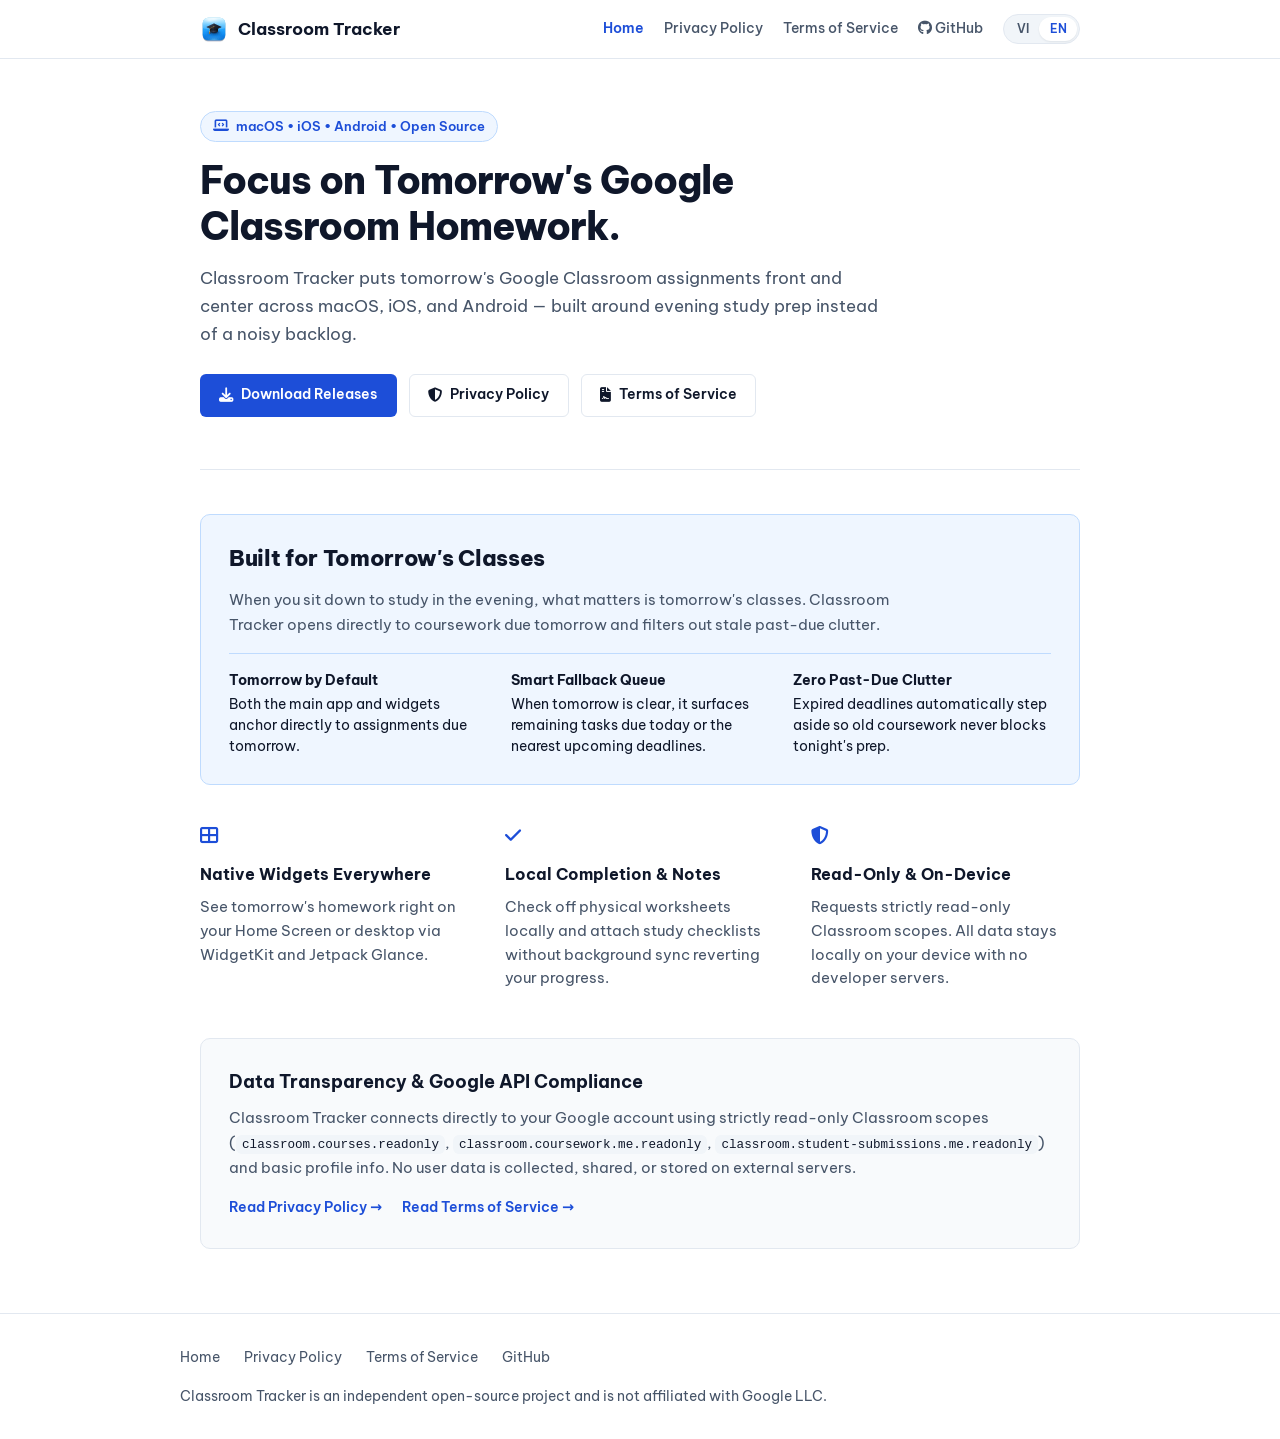
<file: docs/index.html>
<!DOCTYPE html>
<html lang="en"
      data-title-vi="Classroom Tracker - Báo bài Google Classroom cho ngày mai"
      data-title-en="Classroom Tracker - Google Classroom Homework Prep"
      data-desc-vi="Ứng dụng mã nguồn mở đưa bài tập Google Classroom cần chuẩn bị cho ngày mai lên màn hình chính trên macOS, iOS và Android."
      data-desc-en="Open-source companion app that puts tomorrow's Google Classroom homework front and center on macOS, iOS, and Android.">
<head>
  <meta charset="UTF-8">
  <meta name="viewport" content="width=device-width, initial-scale=1.0">
  <title>Classroom Tracker - Google Classroom Homework Prep</title>
  <meta name="description" content="Open-source companion app that puts tomorrow's Google Classroom homework front and center on macOS, iOS, and Android.">
  <link rel="icon" type="image/svg+xml" href="app-icon.svg">
  <link rel="preconnect" href="https://fonts.googleapis.com">
  <link rel="preconnect" href="https://fonts.gstatic.com" crossorigin>
  <link href="https://fonts.googleapis.com/css2?family=Be+Vietnam+Pro:wght@400;500;600;700;800&display=swap" rel="stylesheet">
  <link rel="stylesheet" href="https://cdnjs.cloudflare.com/ajax/libs/font-awesome/6.5.1/css/all.min.css">
  <link rel="stylesheet" href="style.css">
  <script>
    (function () {
      try {
        var q = new URLSearchParams(window.location.search).get('lang');
        var l = (q === 'vi' || q === 'en') ? q : (localStorage.getItem('ct_lang') || ((navigator.language || '').toLowerCase().indexOf('vi') === 0 ? 'vi' : 'en'));
        document.documentElement.classList.add('lang-' + l);
        document.documentElement.lang = l;
      } catch (_) {}
    })();
  </script>
</head>
<body>
  <header class="site-header">
    <div class="header-inner">
      <a href="index.html" class="brand">
        <img src="app-icon.svg" alt="Classroom Tracker" class="brand-icon">
        <span>Classroom Tracker</span>
      </a>
      <div class="header-actions">
        <nav class="nav-links" aria-label="Main navigation">
          <a href="index.html" class="nav-link is-active" aria-current="page">
            <span data-lang="vi">Trang chủ</span>
            <span data-lang="en">Home</span>
          </a>
          <a href="privacy.html" class="nav-link">
            <span data-lang="vi">Quyền riêng tư</span>
            <span data-lang="en">Privacy Policy</span>
          </a>
          <a href="terms.html" class="nav-link">
            <span data-lang="vi">Điều khoản</span>
            <span data-lang="en">Terms of Service</span>
          </a>
          <a href="https://github.com/tahoangphuc111/Classroom-Tracker" class="nav-link" target="_blank" rel="noopener">
            <i class="fa-brands fa-github" aria-hidden="true"></i> GitHub
          </a>
        </nav>
        <div class="lang-switcher" role="group" aria-label="Language switcher">
          <button type="button" class="lang-btn" data-set-lang="vi" aria-pressed="false">VI</button>
          <button type="button" class="lang-btn" data-set-lang="en" aria-pressed="true">EN</button>
        </div>
      </div>
    </div>
  </header>

  <main class="page-wrapper">
    <section class="hero">
      <div class="hero-badge">
        <i class="fa-solid fa-laptop-code" aria-hidden="true"></i>
        <span data-lang="vi">macOS • iOS • Android • Mã nguồn mở</span>
        <span data-lang="en">macOS • iOS • Android • Open Source</span>
      </div>

      <h1 class="hero-title" data-lang="vi">Soạn báo bài cho ngày mai, không còn bỏ sót hạn nộp.</h1>
      <h1 class="hero-title" data-lang="en">Focus on Tomorrow's Google Classroom Homework.</h1>

      <p class="hero-lead" data-lang="vi">
        Classroom Tracker đưa đúng những bài tập cần chuẩn bị cho ngày mai lên đầu danh sách và màn hình chính trên macOS, iOS và Android — thay cho một danh sách dài đầy bài cũ.
      </p>
      <p class="hero-lead" data-lang="en">
        Classroom Tracker puts tomorrow's Google Classroom assignments front and center across macOS, iOS, and Android — built around evening study prep instead of a noisy backlog.
      </p>

      <div class="hero-buttons">
        <a href="https://github.com/tahoangphuc111/Classroom-Tracker/releases" class="btn btn-primary" target="_blank" rel="noopener">
          <i class="fa-solid fa-download" aria-hidden="true"></i>
          <span data-lang="vi">Tải bản cài đặt</span>
          <span data-lang="en">Download Releases</span>
        </a>
        <a href="privacy.html" class="btn btn-secondary">
          <i class="fa-solid fa-shield-halved" aria-hidden="true"></i>
          <span data-lang="vi">Chính sách bảo mật</span>
          <span data-lang="en">Privacy Policy</span>
        </a>
        <a href="terms.html" class="btn btn-secondary">
          <i class="fa-solid fa-file-contract" aria-hidden="true"></i>
          <span data-lang="vi">Điều khoản dịch vụ</span>
          <span data-lang="en">Terms of Service</span>
        </a>
      </div>
    </section>

    <section id="features" class="feature-section">
      <article class="spotlight-card">
        <h2 class="spotlight-title" data-lang="vi">Báo bài Ngày mai</h2>
        <h2 class="spotlight-title" data-lang="en">Built for Tomorrow's Classes</h2>

        <p class="spotlight-desc" data-lang="vi">
          Buổi tối mở app là để soạn bài cho ngày mai. Classroom Tracker mặc định hiển thị ngay các bài có hạn nộp vào ngày mai, tự động bỏ qua các hạn cũ đã trôi qua để danh sách luôn gọn và đúng việc cần làm.
        </p>
        <p class="spotlight-desc" data-lang="en">
          When you sit down to study in the evening, what matters is tomorrow's classes. Classroom Tracker opens directly to coursework due tomorrow and filters out stale past-due clutter.
        </p>

        <ul class="spotlight-points" data-lang="vi">
          <li>
            <strong>Mở lên là thấy Ngày mai</strong>
            Cả ứng dụng chính lẫn widget đều ưu tiên nhóm bài có hạn trong ngày mai.
          </li>
          <li>
            <strong>Chuyển tiếp thông minh</strong>
            Khi ngày mai không có bài, tự động hiện bài còn lại trong hôm nay hoặc hạn gần nhất tiếp theo.
          </li>
          <li>
            <strong>Không kẹt bài quá hạn cũ</strong>
            Bài đã qua hạn được xem như đã khép lại để không che mất bài cần soạn tối nay.
          </li>
        </ul>

        <ul class="spotlight-points" data-lang="en">
          <li>
            <strong>Tomorrow by Default</strong>
            Both the main app and widgets anchor directly to assignments due tomorrow.
          </li>
          <li>
            <strong>Smart Fallback Queue</strong>
            When tomorrow is clear, it surfaces remaining tasks due today or the nearest upcoming deadlines.
          </li>
          <li>
            <strong>Zero Past-Due Clutter</strong>
            Expired deadlines automatically step aside so old coursework never blocks tonight's prep.
          </li>
        </ul>
      </article>

      <div class="feature-grid">
        <div class="feature-item">
          <div class="feature-icon"><i class="fa-solid fa-table-cells-large" aria-hidden="true"></i></div>
          <h3 class="feature-title" data-lang="vi">Widget trên macOS, iOS &amp; Android</h3>
          <h3 class="feature-title" data-lang="en">Native Widgets Everywhere</h3>
          <p class="feature-desc" data-lang="vi">Xem nhanh báo bài ngày mai ngay trên màn hình chính và desktop qua WidgetKit và Jetpack Glance mà không cần mở app.</p>
          <p class="feature-desc" data-lang="en">See tomorrow's homework right on your Home Screen or desktop via WidgetKit and Jetpack Glance.</p>
        </div>

        <div class="feature-item">
          <div class="feature-icon"><i class="fa-solid fa-check" aria-hidden="true"></i></div>
          <h3 class="feature-title" data-lang="vi">Đánh dấu xong &amp; Ghi chú cá nhân</h3>
          <h3 class="feature-title" data-lang="en">Local Completion &amp; Notes</h3>
          <p class="feature-desc" data-lang="vi">Đánh dấu bài làm trên giấy hoặc tạo checklist ghi chú riêng trên máy; đồng bộ nền không ghi đè tiến độ của bạn.</p>
          <p class="feature-desc" data-lang="en">Check off physical worksheets locally and attach study checklists without background sync reverting your progress.</p>
        </div>

        <div class="feature-item">
          <div class="feature-icon"><i class="fa-solid fa-shield-halved" aria-hidden="true"></i></div>
          <h3 class="feature-title" data-lang="vi">Chỉ đọc &amp; Lưu trữ cục bộ</h3>
          <h3 class="feature-title" data-lang="en">Read-Only &amp; On-Device</h3>
          <p class="feature-desc" data-lang="vi">Chỉ dùng quyền đọc từ Google Classroom API. Toàn bộ dữ liệu nằm trên thiết bị, không qua máy chủ trung gian.</p>
          <p class="feature-desc" data-lang="en">Requests strictly read-only Classroom scopes. All data stays locally on your device with no developer servers.</p>
        </div>
      </div>
    </section>

    <section class="trust-section" aria-label="Privacy and Terms Summary">
      <div data-lang="vi">
        <h2>Minh bạch dữ liệu &amp; Quyền riêng tư</h2>
        <p>
          Classroom Tracker kết nối trực tiếp với tài khoản Google của bạn qua các quyền chỉ đọc (<code>classroom.courses.readonly</code>, <code>classroom.coursework.me.readonly</code>, <code>classroom.student-submissions.me.readonly</code>) và hồ sơ cơ bản. Không thu thập, chia sẻ hay lưu dữ liệu học tập trên máy chủ bên ngoài.
        </p>
        <div class="trust-links">
          <a href="privacy.html">Đọc Chính sách Quyền riêng tư →</a>
          <a href="terms.html">Đọc Điều khoản Dịch vụ →</a>
        </div>
      </div>
      <div data-lang="en">
        <h2>Data Transparency &amp; Google API Compliance</h2>
        <p>
          Classroom Tracker connects directly to your Google account using strictly read-only Classroom scopes (<code>classroom.courses.readonly</code>, <code>classroom.coursework.me.readonly</code>, <code>classroom.student-submissions.me.readonly</code>) and basic profile info. No user data is collected, shared, or stored on external servers.
        </p>
        <div class="trust-links">
          <a href="privacy.html">Read Privacy Policy →</a>
          <a href="terms.html">Read Terms of Service →</a>
        </div>
      </div>
    </section>
  </main>

  <footer class="site-footer">
    <div class="footer-inner">
      <nav class="footer-nav" aria-label="Footer navigation">
        <a href="index.html" class="footer-link">
          <span data-lang="vi">Trang chủ</span>
          <span data-lang="en">Home</span>
        </a>
        <a href="privacy.html" class="footer-link">
          <span data-lang="vi">Quyền riêng tư</span>
          <span data-lang="en">Privacy Policy</span>
        </a>
        <a href="terms.html" class="footer-link">
          <span data-lang="vi">Điều khoản dịch vụ</span>
          <span data-lang="en">Terms of Service</span>
        </a>
        <a href="https://github.com/tahoangphuc111/Classroom-Tracker" class="footer-link" target="_blank" rel="noopener">GitHub</a>
      </nav>
      <p class="footer-copy" data-lang="vi">Classroom Tracker là dự án mã nguồn mở độc lập, không trực thuộc Google LLC.</p>
      <p class="footer-copy" data-lang="en">Classroom Tracker is an independent open-source project and is not affiliated with Google LLC.</p>
    </div>
  </footer>

  <script src="lang.js" defer></script>
</body>
</html>
</file>
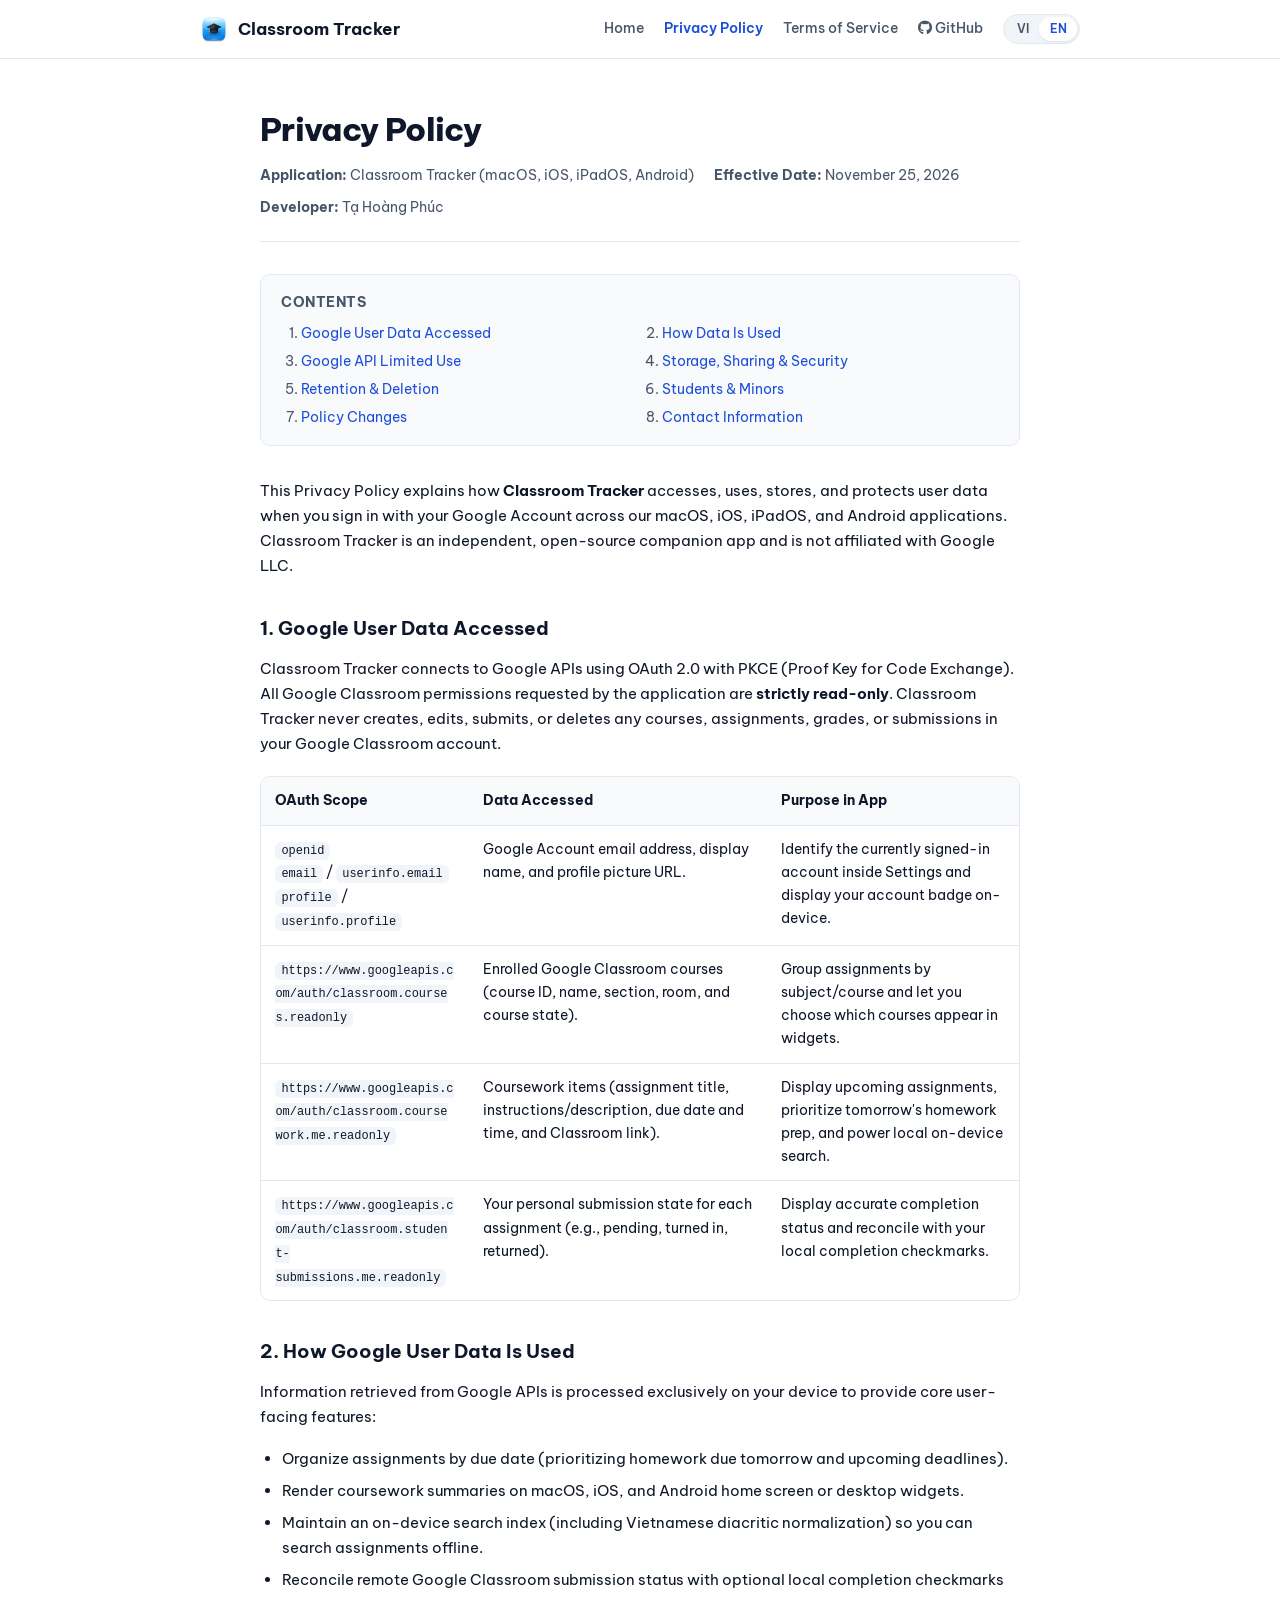
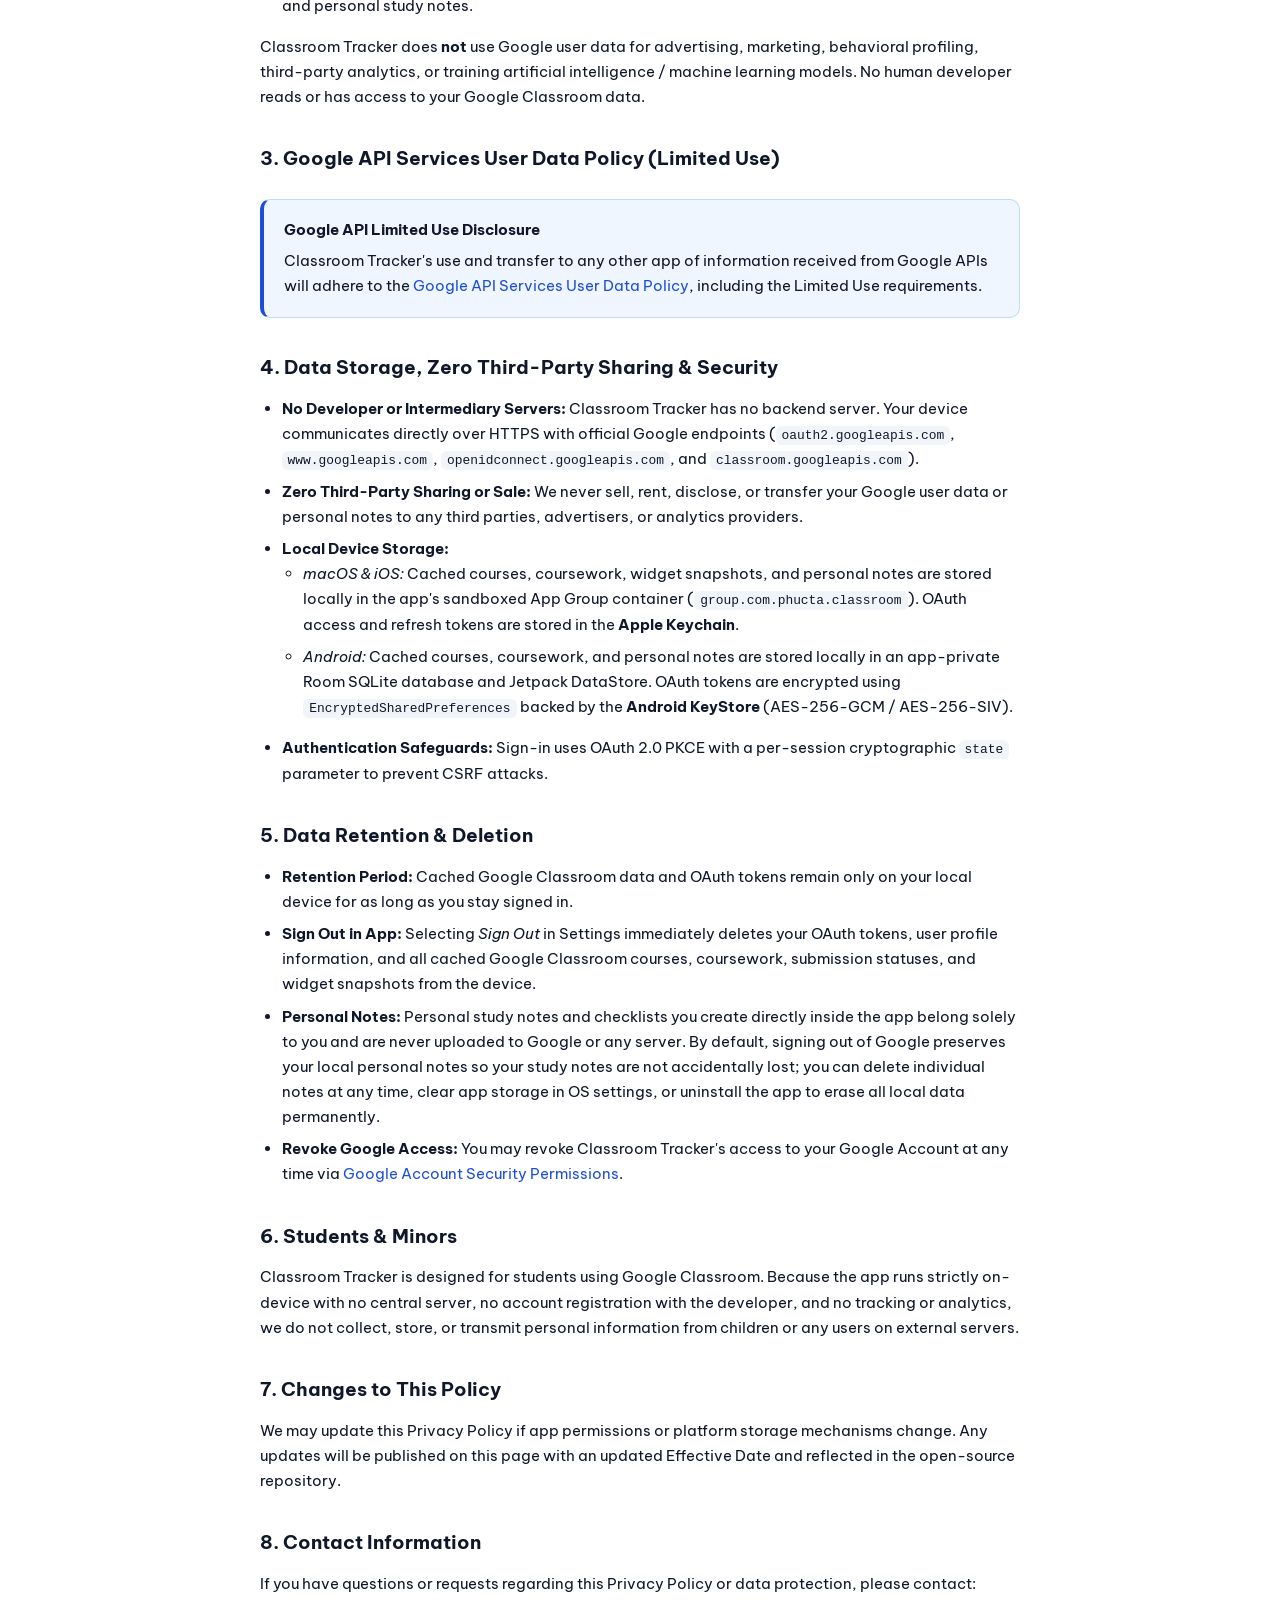
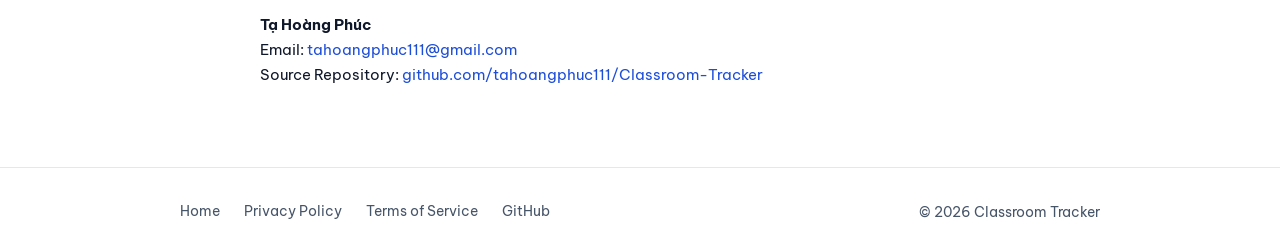
<file: docs/privacy.html>
<!DOCTYPE html>
<html lang="en"
      data-title-vi="Chính sách Quyền riêng tư - Classroom Tracker"
      data-title-en="Privacy Policy - Classroom Tracker"
      data-desc-vi="Chính sách quyền riêng tư, phạm vi truy cập Google API và bảo vệ dữ liệu người dùng của ứng dụng Classroom Tracker."
      data-desc-en="Privacy Policy, Google API data usage, Limited Use disclosure, and local-only data protection for Classroom Tracker.">
<head>
  <meta charset="UTF-8">
  <meta name="viewport" content="width=device-width, initial-scale=1.0">
  <title>Privacy Policy - Classroom Tracker</title>
  <meta name="description" content="Privacy Policy, Google API data usage, Limited Use disclosure, and local-only data protection for Classroom Tracker.">
  <link rel="icon" type="image/svg+xml" href="app-icon.svg">
  <link rel="preconnect" href="https://fonts.googleapis.com">
  <link rel="preconnect" href="https://fonts.gstatic.com" crossorigin>
  <link href="https://fonts.googleapis.com/css2?family=Be+Vietnam+Pro:wght@400;500;600;700;800&display=swap" rel="stylesheet">
  <link rel="stylesheet" href="https://cdnjs.cloudflare.com/ajax/libs/font-awesome/6.5.1/css/all.min.css">
  <link rel="stylesheet" href="style.css">
  <script>
    (function () {
      try {
        var q = new URLSearchParams(window.location.search).get('lang');
        var l = (q === 'vi' || q === 'en') ? q : (localStorage.getItem('ct_lang') || ((navigator.language || '').toLowerCase().indexOf('vi') === 0 ? 'vi' : 'en'));
        document.documentElement.classList.add('lang-' + l);
        document.documentElement.lang = l;
      } catch (_) {}
    })();
  </script>
</head>
<body>
  <header class="site-header">
    <div class="header-inner">
      <a href="index.html" class="brand">
        <img src="app-icon.svg" alt="Classroom Tracker" class="brand-icon">
        <span>Classroom Tracker</span>
      </a>
      <div class="header-actions">
        <nav class="nav-links" aria-label="Main navigation">
          <a href="index.html" class="nav-link">
            <span data-lang="vi">Trang chủ</span>
            <span data-lang="en">Home</span>
          </a>
          <a href="privacy.html" class="nav-link is-active" aria-current="page">
            <span data-lang="vi">Quyền riêng tư</span>
            <span data-lang="en">Privacy Policy</span>
          </a>
          <a href="terms.html" class="nav-link">
            <span data-lang="vi">Điều khoản</span>
            <span data-lang="en">Terms of Service</span>
          </a>
          <a href="https://github.com/tahoangphuc111/Classroom-Tracker" class="nav-link" target="_blank" rel="noopener">
            <i class="fa-brands fa-github" aria-hidden="true"></i> GitHub
          </a>
        </nav>
        <div class="lang-switcher" role="group" aria-label="Language switcher">
          <button type="button" class="lang-btn" data-set-lang="vi" aria-pressed="false">VI</button>
          <button type="button" class="lang-btn" data-set-lang="en" aria-pressed="true">EN</button>
        </div>
      </div>
    </div>
  </header>

  <main class="page-wrapper">
    <!-- ENGLISH VERSION (Primary for Google OAuth Verification & International Users) -->
    <article class="document-shell" data-lang="en">
      <header class="document-header">
        <h1 class="document-title">Privacy Policy</h1>
        <div class="document-meta-row">
          <span><strong>Application:</strong> Classroom Tracker (macOS, iOS, iPadOS, Android)</span>
          <span><strong>Effective Date:</strong> November 25, 2026</span>
          <span><strong>Developer:</strong> Tạ Hoàng Phúc</span>
        </div>
      </header>

      <nav class="doc-toc" aria-label="Table of Contents">
        <div class="doc-toc-title">Contents</div>
        <ol>
          <li><a href="#en-data-accessed">Google User Data Accessed</a></li>
          <li><a href="#en-data-usage">How Data Is Used</a></li>
          <li><a href="#en-limited-use">Google API Limited Use</a></li>
          <li><a href="#en-storage-security">Storage, Sharing &amp; Security</a></li>
          <li><a href="#en-retention-deletion">Retention &amp; Deletion</a></li>
          <li><a href="#en-children">Students &amp; Minors</a></li>
          <li><a href="#en-changes">Policy Changes</a></li>
          <li><a href="#en-contact">Contact Information</a></li>
        </ol>
      </nav>

      <div class="document-body">
        <p>
          This Privacy Policy explains how <strong>Classroom Tracker</strong> accesses, uses, stores, and protects user data when you sign in with your Google Account across our macOS, iOS, iPadOS, and Android applications. Classroom Tracker is an independent, open-source companion app and is not affiliated with Google LLC.
        </p>

        <h2 id="en-data-accessed">1. Google User Data Accessed</h2>
        <p>
          Classroom Tracker connects to Google APIs using OAuth 2.0 with PKCE (Proof Key for Code Exchange). All Google Classroom permissions requested by the application are <strong>strictly read-only</strong>. Classroom Tracker never creates, edits, submits, or deletes any courses, assignments, grades, or submissions in your Google Classroom account.
        </p>

        <div class="table-scroll">
          <table class="scope-table">
            <thead>
              <tr>
                <th>OAuth Scope</th>
                <th>Data Accessed</th>
                <th>Purpose in App</th>
              </tr>
            </thead>
            <tbody>
              <tr>
                <td>
                  <code>openid</code><br>
                  <code>email</code> / <code>userinfo.email</code><br>
                  <code>profile</code> / <code>userinfo.profile</code>
                </td>
                <td>Google Account email address, display name, and profile picture URL.</td>
                <td>Identify the currently signed-in account inside Settings and display your account badge on-device.</td>
              </tr>
              <tr>
                <td><code>https://www.googleapis.com/auth/classroom.courses.readonly</code></td>
                <td>Enrolled Google Classroom courses (course ID, name, section, room, and course state).</td>
                <td>Group assignments by subject/course and let you choose which courses appear in widgets.</td>
              </tr>
              <tr>
                <td><code>https://www.googleapis.com/auth/classroom.coursework.me.readonly</code></td>
                <td>Coursework items (assignment title, instructions/description, due date and time, and Classroom link).</td>
                <td>Display upcoming assignments, prioritize tomorrow's homework prep, and power local on-device search.</td>
              </tr>
              <tr>
                <td><code>https://www.googleapis.com/auth/classroom.student-submissions.me.readonly</code></td>
                <td>Your personal submission state for each assignment (e.g., pending, turned in, returned).</td>
                <td>Display accurate completion status and reconcile with your local completion checkmarks.</td>
              </tr>
            </tbody>
          </table>
        </div>

        <h2 id="en-data-usage">2. How Google User Data Is Used</h2>
        <p>Information retrieved from Google APIs is processed exclusively on your device to provide core user-facing features:</p>
        <ul>
          <li>Organize assignments by due date (prioritizing homework due tomorrow and upcoming deadlines).</li>
          <li>Render coursework summaries on macOS, iOS, and Android home screen or desktop widgets.</li>
          <li>Maintain an on-device search index (including Vietnamese diacritic normalization) so you can search assignments offline.</li>
          <li>Reconcile remote Google Classroom submission status with optional local completion checkmarks and personal study notes.</li>
        </ul>
        <p>
          Classroom Tracker does <strong>not</strong> use Google user data for advertising, marketing, behavioral profiling, third-party analytics, or training artificial intelligence / machine learning models. No human developer reads or has access to your Google Classroom data.
        </p>

        <h2 id="en-limited-use">3. Google API Services User Data Policy (Limited Use)</h2>
        <div class="notice-callout">
          <strong>Google API Limited Use Disclosure</strong>
          <p>
            Classroom Tracker's use and transfer to any other app of information received from Google APIs will adhere to the <a href="https://developers.google.com/terms/api-services-user-data-policy" target="_blank" rel="noopener">Google API Services User Data Policy</a>, including the Limited Use requirements.
          </p>
        </div>

        <h2 id="en-storage-security">4. Data Storage, Zero Third-Party Sharing &amp; Security</h2>
        <ul>
          <li><strong>No Developer or Intermediary Servers:</strong> Classroom Tracker has no backend server. Your device communicates directly over HTTPS with official Google endpoints (<code>oauth2.googleapis.com</code>, <code>www.googleapis.com</code>, <code>openidconnect.googleapis.com</code>, and <code>classroom.googleapis.com</code>).</li>
          <li><strong>Zero Third-Party Sharing or Sale:</strong> We never sell, rent, disclose, or transfer your Google user data or personal notes to any third parties, advertisers, or analytics providers.</li>
          <li><strong>Local Device Storage:</strong>
            <ul>
              <li><em>macOS &amp; iOS:</em> Cached courses, coursework, widget snapshots, and personal notes are stored locally in the app's sandboxed App Group container (<code>group.com.phucta.classroom</code>). OAuth access and refresh tokens are stored in the <strong>Apple Keychain</strong>.</li>
              <li><em>Android:</em> Cached courses, coursework, and personal notes are stored locally in an app-private Room SQLite database and Jetpack DataStore. OAuth tokens are encrypted using <code>EncryptedSharedPreferences</code> backed by the <strong>Android KeyStore</strong> (AES-256-GCM / AES-256-SIV).</li>
            </ul>
          </li>
          <li><strong>Authentication Safeguards:</strong> Sign-in uses OAuth 2.0 PKCE with a per-session cryptographic <code>state</code> parameter to prevent CSRF attacks.</li>
        </ul>

        <h2 id="en-retention-deletion">5. Data Retention &amp; Deletion</h2>
        <ul>
          <li><strong>Retention Period:</strong> Cached Google Classroom data and OAuth tokens remain only on your local device for as long as you stay signed in.</li>
          <li><strong>Sign Out in App:</strong> Selecting <em>Sign Out</em> in Settings immediately deletes your OAuth tokens, user profile information, and all cached Google Classroom courses, coursework, submission statuses, and widget snapshots from the device.</li>
          <li><strong>Personal Notes:</strong> Personal study notes and checklists you create directly inside the app belong solely to you and are never uploaded to Google or any server. By default, signing out of Google preserves your local personal notes so your study notes are not accidentally lost; you can delete individual notes at any time, clear app storage in OS settings, or uninstall the app to erase all local data permanently.</li>
          <li><strong>Revoke Google Access:</strong> You may revoke Classroom Tracker's access to your Google Account at any time via <a href="https://myaccount.google.com/permissions" target="_blank" rel="noopener">Google Account Security Permissions</a>.</li>
        </ul>

        <h2 id="en-children">6. Students &amp; Minors</h2>
        <p>
          Classroom Tracker is designed for students using Google Classroom. Because the app runs strictly on-device with no central server, no account registration with the developer, and no tracking or analytics, we do not collect, store, or transmit personal information from children or any users on external servers.
        </p>

        <h2 id="en-changes">7. Changes to This Policy</h2>
        <p>
          We may update this Privacy Policy if app permissions or platform storage mechanisms change. Any updates will be published on this page with an updated Effective Date and reflected in the open-source repository.
        </p>

        <h2 id="en-contact">8. Contact Information</h2>
        <p>If you have questions or requests regarding this Privacy Policy or data protection, please contact:</p>
        <p>
          <strong>Tạ Hoàng Phúc</strong><br>
          Email: <a href="mailto:tahoangphuc111@gmail.com">tahoangphuc111@gmail.com</a><br>
          Source Repository: <a href="https://github.com/tahoangphuc111/Classroom-Tracker" target="_blank" rel="noopener">github.com/tahoangphuc111/Classroom-Tracker</a>
        </p>
      </div>
    </article>

    <hr class="bilingual-divider" aria-hidden="true">

    <!-- VIETNAMESE VERSION -->
    <article class="document-shell" data-lang="vi">
      <header class="document-header">
        <h1 class="document-title">Chính sách Quyền riêng tư</h1>
        <div class="document-meta-row">
          <span><strong>Ứng dụng:</strong> Classroom Tracker (macOS, iOS, iPadOS, Android)</span>
          <span><strong>Ngày áp dụng:</strong> 25 tháng 11, 2026</span>
          <span><strong>Nhà phát triển:</strong> Tạ Hoàng Phúc</span>
        </div>
      </header>

      <nav class="doc-toc" aria-label="Mục lục">
        <div class="doc-toc-title">Mục lục</div>
        <ol>
          <li><a href="#vi-data-accessed">Dữ liệu Google được truy cập</a></li>
          <li><a href="#vi-data-usage">Mục đích sử dụng dữ liệu</a></li>
          <li><a href="#vi-limited-use">Cam kết Google API Limited Use</a></li>
          <li><a href="#vi-storage-security">Lưu trữ, chia sẻ &amp; bảo mật</a></li>
          <li><a href="#vi-retention-deletion">Thời gian lưu &amp; xóa dữ liệu</a></li>
          <li><a href="#vi-children">Quyền riêng tư học sinh</a></li>
          <li><a href="#vi-changes">Thay đổi chính sách</a></li>
          <li><a href="#vi-contact">Thông tin liên hệ</a></li>
        </ol>
      </nav>

      <div class="document-body">
        <p>
          Chính sách Quyền riêng tư này giải thích cách ứng dụng <strong>Classroom Tracker</strong> truy cập, sử dụng, lưu trữ và bảo vệ dữ liệu khi bạn đăng nhập bằng tài khoản Google trên các phiên bản macOS, iOS, iPadOS và Android. Classroom Tracker là dự án mã nguồn mở độc lập, không trực thuộc Google LLC.
        </p>

        <h2 id="vi-data-accessed">1. Dữ liệu Google ứng dụng truy cập</h2>
        <p>
          Classroom Tracker kết nối với Google APIs thông qua giao thức OAuth 2.0 PKCE. Toàn bộ quyền liên quan đến Google Classroom đều là <strong>quyền chỉ đọc (read-only)</strong>. Ứng dụng không bao giờ tạo, sửa, nộp bài hay xóa bất kỳ lớp học, bài tập, điểm số hoặc bài nộp nào trên tài khoản Google Classroom của bạn.
        </p>

        <div class="table-scroll">
          <table class="scope-table">
            <thead>
              <tr>
                <th>Phạm vi quyền (OAuth Scope)</th>
                <th>Dữ liệu được truy cập</th>
                <th>Mục đích trong ứng dụng</th>
              </tr>
            </thead>
            <tbody>
              <tr>
                <td>
                  <code>openid</code><br>
                  <code>email</code> / <code>userinfo.email</code><br>
                  <code>profile</code> / <code>userinfo.profile</code>
                </td>
                <td>Địa chỉ email, tên hiển thị và ảnh đại diện tài khoản Google.</td>
                <td>Nhận diện và hiển thị thông tin tài khoản đang đăng nhập trong phần Cài đặt trên thiết bị.</td>
              </tr>
              <tr>
                <td><code>https://www.googleapis.com/auth/classroom.courses.readonly</code></td>
                <td>Danh sách lớp học đang tham gia (mã lớp, tên môn học, phòng học, trạng thái lớp).</td>
                <td>Phân nhóm bài tập theo môn học và cho phép chọn lớp hiển thị trên widget.</td>
              </tr>
              <tr>
                <td><code>https://www.googleapis.com/auth/classroom.coursework.me.readonly</code></td>
                <td>Danh sách bài tập (tiêu đề, nội dung hướng dẫn, hạn nộp và đường dẫn bài tập).</td>
                <td>Sắp xếp bài tập theo hạn nộp (ưu tiên báo bài ngày mai) và phục vụ tìm kiếm cục bộ trên máy.</td>
              </tr>
              <tr>
                <td><code>https://www.googleapis.com/auth/classroom.student-submissions.me.readonly</code></td>
                <td>Trạng thái nộp bài của chính bạn (chưa nộp, đã nộp, đã trả bài).</td>
                <td>Hiển thị tiến độ làm bài chính xác và đồng bộ với trạng thái đánh dấu hoàn thành cục bộ.</td>
              </tr>
            </tbody>
          </table>
        </div>

        <h2 id="vi-data-usage">2. Mục đích sử dụng dữ liệu</h2>
        <p>Dữ liệu đọc từ Google APIs chỉ được xử lý trực tiếp trên thiết bị của bạn nhằm cung cấp các tính năng cốt lõi:</p>
        <ul>
          <li>Hiển thị và sắp xếp danh sách bài tập theo hạn nộp (ưu tiên bài cần chuẩn bị cho ngày mai).</li>
          <li>Hiển thị thông tin tóm tắt bài tập trên tiện ích (widget) ở màn hình chính hoặc desktop.</li>
          <li>Lập chỉ mục tìm kiếm cục bộ trên máy (hỗ trợ tiếng Việt có dấu và không dấu).</li>
          <li>Đối chiếu trạng thái nộp bài từ Google Classroom với đánh dấu hoàn thành thủ công và ghi chú học tập cá nhân.</li>
        </ul>
        <p>
          Classroom Tracker <strong>không</strong> sử dụng dữ liệu người dùng Google cho quảng cáo, tiếp thị, phân tích hành vi, công cụ theo dõi bên thứ ba hoặc huấn luyện mô hình AI/ML. Nhà phát triển không thể xem hay truy cập dữ liệu Google Classroom của bạn.
        </p>

        <h2 id="vi-limited-use">3. Tuân thủ Chính sách Dữ liệu Người dùng của Google API</h2>
        <div class="notice-callout">
          <strong>Cam kết theo quy định Limited Use của Google:</strong>
          <p>
            Classroom Tracker's use and transfer to any other app of information received from Google APIs will adhere to the <a href="https://developers.google.com/terms/api-services-user-data-policy" target="_blank" rel="noopener">Google API Services User Data Policy</a>, including the Limited Use requirements.
          </p>
        </div>

        <h2 id="vi-storage-security">4. Lưu trữ, không chia sẻ bên thứ ba &amp; bảo mật</h2>
        <ul>
          <li><strong>Không có máy chủ trung gian:</strong> Ứng dụng không vận hành máy chủ riêng. Thiết bị giao tiếp trực tiếp qua HTTPS với các máy chủ chính thức của Google (<code>oauth2.googleapis.com</code>, <code>www.googleapis.com</code>, <code>openidconnect.googleapis.com</code>, <code>classroom.googleapis.com</code>).</li>
          <li><strong>Không chia sẻ hay thương mại hóa:</strong> Dữ liệu của bạn không bao giờ được bán, cho thuê, gửi đi hay chia sẻ cho bất kỳ bên thứ ba nào.</li>
          <li><strong>Lưu trữ cục bộ an toàn trên thiết bị:</strong>
            <ul>
              <li><em>macOS &amp; iOS:</em> Danh sách lớp, bài tập, dữ liệu widget và ghi chú cá nhân lưu trong vùng chứa App Group (<code>group.com.phucta.classroom</code>). Mã token xác thực lưu an toàn trong <strong>Apple Keychain</strong>.</li>
              <li><em>Android:</em> Danh sách lớp, bài tập và ghi chú cá nhân lưu trong cơ sở dữ liệu Room SQLite và Jetpack DataStore riêng của ứng dụng. Mã token được mã hóa bằng <code>EncryptedSharedPreferences</code> dựa trên <strong>Android KeyStore</strong> (chuẩn AES-256-GCM / AES-256-SIV).</li>
            </ul>
          </li>
          <li><strong>Bảo vệ phiên đăng nhập:</strong> Quy trình OAuth 2.0 PKCE tạo mã kiểm tra <code>state</code> ngẫu nhiên cho từng phiên nhằm chống tấn công CSRF.</li>
        </ul>

        <h2 id="vi-retention-deletion">5. Thời gian lưu trữ &amp; xóa dữ liệu</h2>
        <ul>
          <li><strong>Thời gian lưu trữ:</strong> Dữ liệu Google Classroom và token đăng nhập chỉ được lưu cục bộ trên máy trong thời gian bạn duy trì đăng nhập.</li>
          <li><strong>Đăng xuất trong ứng dụng:</strong> Khi bạn chọn <em>Đăng xuất</em> trong Cài đặt, toàn bộ token xác thực, thông tin hồ sơ Google, dữ liệu lớp học, bài tập, trạng thái nộp bài và bộ nhớ đệm widget sẽ bị xóa ngay lập tức khỏi thiết bị.</li>
          <li><strong>Ghi chú cá nhân:</strong> Ghi chú học tập và checklist do bạn tự tạo hoàn toàn thuộc về bạn và chỉ lưu trên thiết bị. Mặc định khi đăng xuất tài khoản Google, ứng dụng giữ lại ghi chú cá nhân để tránh mất dữ liệu học tập của bạn; bạn có thể xóa từng ghi chú bất kỳ lúc nào, xóa dữ liệu ứng dụng trong cài đặt hệ điều hành hoặc gỡ ứng dụng để xóa sạch toàn bộ dữ liệu.</li>
          <li><strong>Thu hồi quyền trên tài khoản Google:</strong> Bạn có thể hủy quyền truy cập của ứng dụng bất cứ lúc nào tại <a href="https://myaccount.google.com/permissions" target="_blank" rel="noopener">Trang quản lý quyền tài khoản Google</a>.</li>
        </ul>

        <h2 id="vi-children">6. Quyền riêng tư dành cho học sinh</h2>
        <p>
          Ứng dụng được thiết kế cho học sinh sử dụng Google Classroom. Do mọi thao tác xử lý và lưu trữ đều diễn ra hoàn toàn cục bộ trên thiết bị, không có máy chủ thu thập hay theo dõi hành vi, chúng tôi không thu thập dữ liệu cá nhân của trẻ em hay bất kỳ người dùng nào ra bên ngoài thiết bị.
        </p>

        <h2 id="vi-changes">7. Thay đổi chính sách</h2>
        <p>
          Nếu có thay đổi về phạm vi quyền truy cập hoặc cơ chế lưu trữ, chính sách này sẽ được cập nhật công khai tại trang này cùng ngày áp dụng mới và ghi nhận trong mã nguồn dự án.
        </p>

        <h2 id="vi-contact">8. Thông tin liên hệ</h2>
        <p>Mọi thắc mắc về quyền riêng tư và bảo vệ dữ liệu, vui lòng liên hệ:</p>
        <p>
          <strong>Tạ Hoàng Phúc</strong><br>
          Email: <a href="mailto:tahoangphuc111@gmail.com">tahoangphuc111@gmail.com</a><br>
          Mã nguồn dự án: <a href="https://github.com/tahoangphuc111/Classroom-Tracker" target="_blank" rel="noopener">github.com/tahoangphuc111/Classroom-Tracker</a>
        </p>
      </div>
    </article>
  </main>

  <footer class="site-footer">
    <div class="footer-inner">
      <nav class="footer-nav" aria-label="Footer navigation">
        <a href="index.html" class="footer-link">
          <span data-lang="vi">Trang chủ</span>
          <span data-lang="en">Home</span>
        </a>
        <a href="privacy.html" class="footer-link">
          <span data-lang="vi">Quyền riêng tư</span>
          <span data-lang="en">Privacy Policy</span>
        </a>
        <a href="terms.html" class="footer-link">
          <span data-lang="vi">Điều khoản dịch vụ</span>
          <span data-lang="en">Terms of Service</span>
        </a>
        <a href="https://github.com/tahoangphuc111/Classroom-Tracker" class="footer-link" target="_blank" rel="noopener">GitHub</a>
      </nav>
      <p class="footer-copy">© 2026 Classroom Tracker</p>
    </div>
  </footer>

  <script src="lang.js" defer></script>
</body>
</html>
</file>
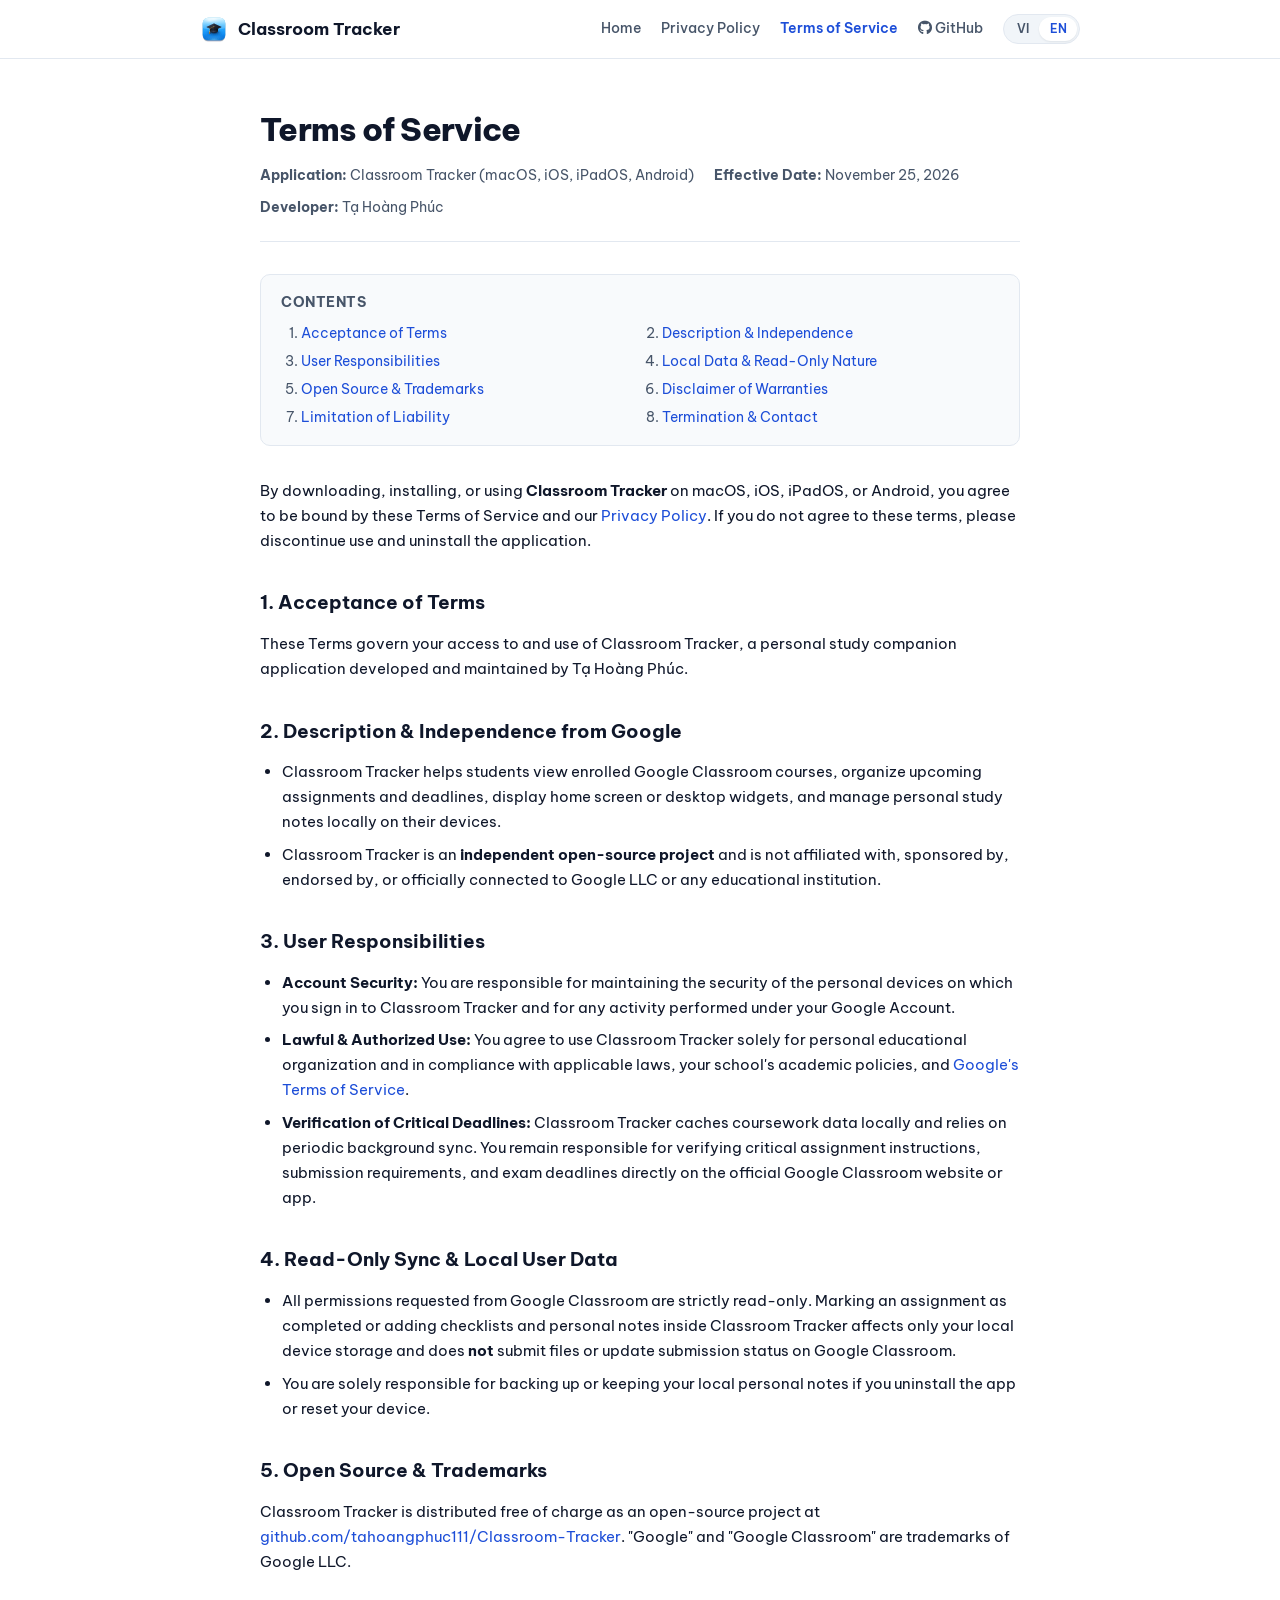
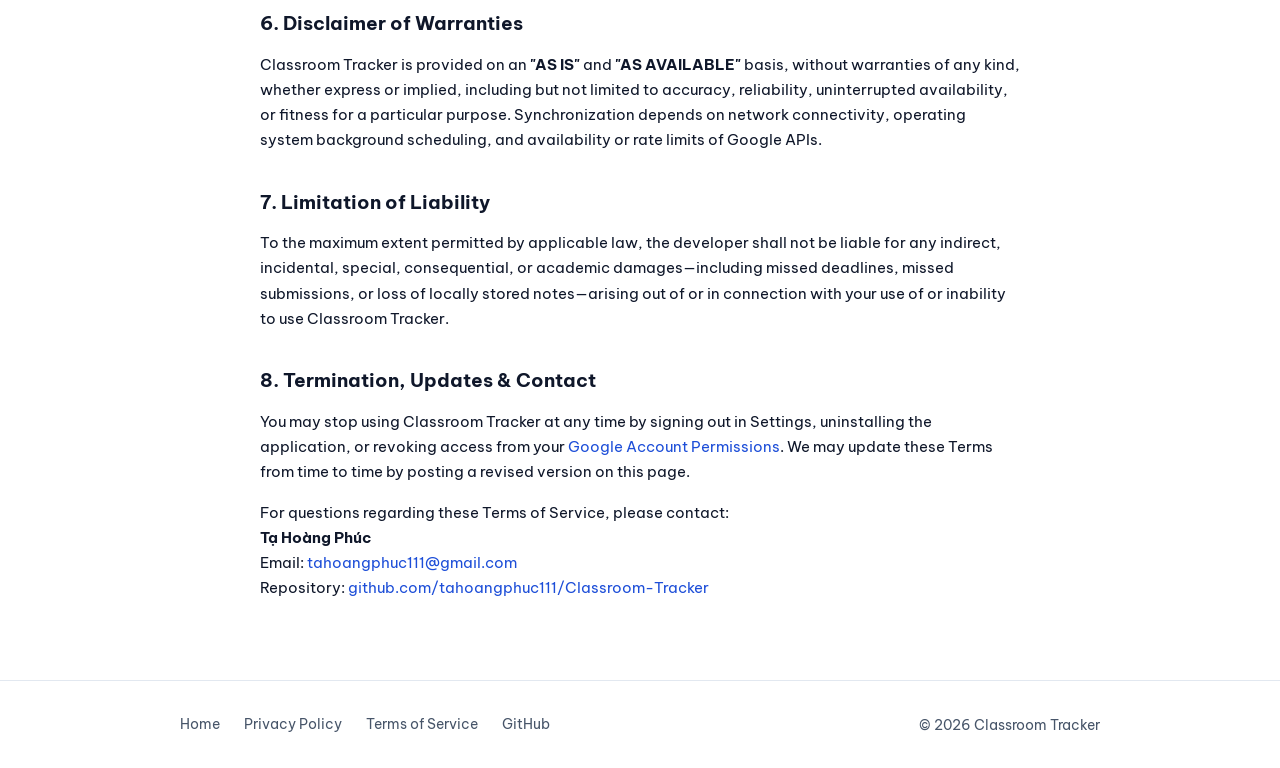
<file: docs/terms.html>
<!DOCTYPE html>
<html lang="en"
      data-title-vi="Điều khoản Dịch vụ - Classroom Tracker"
      data-title-en="Terms of Service - Classroom Tracker"
      data-desc-vi="Điều khoản dịch vụ khi sử dụng ứng dụng Classroom Tracker trên macOS, iOS và Android."
      data-desc-en="Terms of Service governing the use of the Classroom Tracker application on macOS, iOS, iPadOS, and Android.">
<head>
  <meta charset="UTF-8">
  <meta name="viewport" content="width=device-width, initial-scale=1.0">
  <title>Terms of Service - Classroom Tracker</title>
  <meta name="description" content="Terms of Service governing the use of the Classroom Tracker application on macOS, iOS, iPadOS, and Android.">
  <link rel="icon" type="image/svg+xml" href="app-icon.svg">
  <link rel="preconnect" href="https://fonts.googleapis.com">
  <link rel="preconnect" href="https://fonts.gstatic.com" crossorigin>
  <link href="https://fonts.googleapis.com/css2?family=Be+Vietnam+Pro:wght@400;500;600;700;800&display=swap" rel="stylesheet">
  <link rel="stylesheet" href="https://cdnjs.cloudflare.com/ajax/libs/font-awesome/6.5.1/css/all.min.css">
  <link rel="stylesheet" href="style.css">
  <script>
    (function () {
      try {
        var q = new URLSearchParams(window.location.search).get('lang');
        var l = (q === 'vi' || q === 'en') ? q : (localStorage.getItem('ct_lang') || ((navigator.language || '').toLowerCase().indexOf('vi') === 0 ? 'vi' : 'en'));
        document.documentElement.classList.add('lang-' + l);
        document.documentElement.lang = l;
      } catch (_) {}
    })();
  </script>
</head>
<body>
  <header class="site-header">
    <div class="header-inner">
      <a href="index.html" class="brand">
        <img src="app-icon.svg" alt="Classroom Tracker" class="brand-icon">
        <span>Classroom Tracker</span>
      </a>
      <div class="header-actions">
        <nav class="nav-links" aria-label="Main navigation">
          <a href="index.html" class="nav-link">
            <span data-lang="vi">Trang chủ</span>
            <span data-lang="en">Home</span>
          </a>
          <a href="privacy.html" class="nav-link">
            <span data-lang="vi">Quyền riêng tư</span>
            <span data-lang="en">Privacy Policy</span>
          </a>
          <a href="terms.html" class="nav-link is-active" aria-current="page">
            <span data-lang="vi">Điều khoản</span>
            <span data-lang="en">Terms of Service</span>
          </a>
          <a href="https://github.com/tahoangphuc111/Classroom-Tracker" class="nav-link" target="_blank" rel="noopener">
            <i class="fa-brands fa-github" aria-hidden="true"></i> GitHub
          </a>
        </nav>
        <div class="lang-switcher" role="group" aria-label="Language switcher">
          <button type="button" class="lang-btn" data-set-lang="vi" aria-pressed="false">VI</button>
          <button type="button" class="lang-btn" data-set-lang="en" aria-pressed="true">EN</button>
        </div>
      </div>
    </div>
  </header>

  <main class="page-wrapper">
    <!-- ENGLISH VERSION -->
    <article class="document-shell" data-lang="en">
      <header class="document-header">
        <h1 class="document-title">Terms of Service</h1>
        <div class="document-meta-row">
          <span><strong>Application:</strong> Classroom Tracker (macOS, iOS, iPadOS, Android)</span>
          <span><strong>Effective Date:</strong> November 25, 2026</span>
          <span><strong>Developer:</strong> Tạ Hoàng Phúc</span>
        </div>
      </header>

      <nav class="doc-toc" aria-label="Table of Contents">
        <div class="doc-toc-title">Contents</div>
        <ol>
          <li><a href="#en-acceptance">Acceptance of Terms</a></li>
          <li><a href="#en-service-scope">Description &amp; Independence</a></li>
          <li><a href="#en-user-responsibilities">User Responsibilities</a></li>
          <li><a href="#en-local-content">Local Data &amp; Read-Only Nature</a></li>
          <li><a href="#en-ip-license">Open Source &amp; Trademarks</a></li>
          <li><a href="#en-warranty">Disclaimer of Warranties</a></li>
          <li><a href="#en-liability">Limitation of Liability</a></li>
          <li><a href="#en-termination">Termination &amp; Contact</a></li>
        </ol>
      </nav>

      <div class="document-body">
        <p>
          By downloading, installing, or using <strong>Classroom Tracker</strong> on macOS, iOS, iPadOS, or Android, you agree to be bound by these Terms of Service and our <a href="privacy.html">Privacy Policy</a>. If you do not agree to these terms, please discontinue use and uninstall the application.
        </p>

        <h2 id="en-acceptance">1. Acceptance of Terms</h2>
        <p>
          These Terms govern your access to and use of Classroom Tracker, a personal study companion application developed and maintained by Tạ Hoàng Phúc.
        </p>

        <h2 id="en-service-scope">2. Description &amp; Independence from Google</h2>
        <ul>
          <li>Classroom Tracker helps students view enrolled Google Classroom courses, organize upcoming assignments and deadlines, display home screen or desktop widgets, and manage personal study notes locally on their devices.</li>
          <li>Classroom Tracker is an <strong>independent open-source project</strong> and is not affiliated with, sponsored by, endorsed by, or officially connected to Google LLC or any educational institution.</li>
        </ul>

        <h2 id="en-user-responsibilities">3. User Responsibilities</h2>
        <ul>
          <li><strong>Account Security:</strong> You are responsible for maintaining the security of the personal devices on which you sign in to Classroom Tracker and for any activity performed under your Google Account.</li>
          <li><strong>Lawful &amp; Authorized Use:</strong> You agree to use Classroom Tracker solely for personal educational organization and in compliance with applicable laws, your school's academic policies, and <a href="https://policies.google.com/terms" target="_blank" rel="noopener">Google's Terms of Service</a>.</li>
          <li><strong>Verification of Critical Deadlines:</strong> Classroom Tracker caches coursework data locally and relies on periodic background sync. You remain responsible for verifying critical assignment instructions, submission requirements, and exam deadlines directly on the official Google Classroom website or app.</li>
        </ul>

        <h2 id="en-local-content">4. Read-Only Sync &amp; Local User Data</h2>
        <ul>
          <li>All permissions requested from Google Classroom are strictly read-only. Marking an assignment as completed or adding checklists and personal notes inside Classroom Tracker affects only your local device storage and does <strong>not</strong> submit files or update submission status on Google Classroom.</li>
          <li>You are solely responsible for backing up or keeping your local personal notes if you uninstall the app or reset your device.</li>
        </ul>

        <h2 id="en-ip-license">5. Open Source &amp; Trademarks</h2>
        <p>
          Classroom Tracker is distributed free of charge as an open-source project at <a href="https://github.com/tahoangphuc111/Classroom-Tracker" target="_blank" rel="noopener">github.com/tahoangphuc111/Classroom-Tracker</a>. "Google" and "Google Classroom" are trademarks of Google LLC.
        </p>

        <h2 id="en-warranty">6. Disclaimer of Warranties</h2>
        <p>
          Classroom Tracker is provided on an <strong>"AS IS"</strong> and <strong>"AS AVAILABLE"</strong> basis, without warranties of any kind, whether express or implied, including but not limited to accuracy, reliability, uninterrupted availability, or fitness for a particular purpose. Synchronization depends on network connectivity, operating system background scheduling, and availability or rate limits of Google APIs.
        </p>

        <h2 id="en-liability">7. Limitation of Liability</h2>
        <p>
          To the maximum extent permitted by applicable law, the developer shall not be liable for any indirect, incidental, special, consequential, or academic damages—including missed deadlines, missed submissions, or loss of locally stored notes—arising out of or in connection with your use of or inability to use Classroom Tracker.
        </p>

        <h2 id="en-termination">8. Termination, Updates &amp; Contact</h2>
        <p>
          You may stop using Classroom Tracker at any time by signing out in Settings, uninstalling the application, or revoking access from your <a href="https://myaccount.google.com/permissions" target="_blank" rel="noopener">Google Account Permissions</a>. We may update these Terms from time to time by posting a revised version on this page.
        </p>
        <p>
          For questions regarding these Terms of Service, please contact:<br>
          <strong>Tạ Hoàng Phúc</strong><br>
          Email: <a href="mailto:tahoangphuc111@gmail.com">tahoangphuc111@gmail.com</a><br>
          Repository: <a href="https://github.com/tahoangphuc111/Classroom-Tracker" target="_blank" rel="noopener">github.com/tahoangphuc111/Classroom-Tracker</a>
        </p>
      </div>
    </article>

    <hr class="bilingual-divider" aria-hidden="true">

    <!-- VIETNAMESE VERSION -->
    <article class="document-shell" data-lang="vi">
      <header class="document-header">
        <h1 class="document-title">Điều khoản Dịch vụ</h1>
        <div class="document-meta-row">
          <span><strong>Ứng dụng:</strong> Classroom Tracker (macOS, iOS, iPadOS, Android)</span>
          <span><strong>Ngày áp dụng:</strong> 25 tháng 11, 2026</span>
          <span><strong>Nhà phát triển:</strong> Tạ Hoàng Phúc</span>
        </div>
      </header>

      <nav class="doc-toc" aria-label="Mục lục">
        <div class="doc-toc-title">Mục lục</div>
        <ol>
          <li><a href="#vi-acceptance">Chấp nhận điều khoản</a></li>
          <li><a href="#vi-service-scope">Mục đích &amp; Tính độc lập</a></li>
          <li><a href="#vi-user-responsibilities">Trách nhiệm người dùng</a></li>
          <li><a href="#vi-local-content">Quyền đọc &amp; Dữ liệu cục bộ</a></li>
          <li><a href="#vi-ip-license">Mã nguồn mở &amp; Thương hiệu</a></li>
          <li><a href="#vi-warranty">Miễn trừ bảo đảm</a></li>
          <li><a href="#vi-liability">Giới hạn trách nhiệm</a></li>
          <li><a href="#vi-termination">Chấm dứt &amp; Liên hệ</a></li>
        </ol>
      </nav>

      <div class="document-body">
        <p>
          Khi tải về, cài đặt hoặc sử dụng ứng dụng <strong>Classroom Tracker</strong> trên macOS, iOS, iPadOS hoặc Android, bạn đồng ý tuân thủ các Điều khoản Dịch vụ này và <a href="privacy.html">Chính sách Quyền riêng tư</a> của ứng dụng. Nếu không đồng ý, vui lòng ngừng sử dụng và gỡ cài đặt ứng dụng.
        </p>

        <h2 id="vi-acceptance">1. Chấp nhận điều khoản</h2>
        <p>
          Các điều khoản này điều chỉnh việc bạn cài đặt và sử dụng Classroom Tracker — công cụ hỗ trợ học tập cá nhân do Tạ Hoàng Phúc phát triển và duy trì.
        </p>

        <h2 id="vi-service-scope">2. Mục đích ứng dụng &amp; Tính độc lập</h2>
        <ul>
          <li>Classroom Tracker hỗ trợ học sinh xem danh sách lớp học Google Classroom, theo dõi bài tập và hạn nộp (ưu tiên báo bài ngày mai), hiển thị widget trên màn hình chính/desktop và lưu ghi chú cá nhân trên thiết bị.</li>
          <li>Ứng dụng là <strong>dự án mã nguồn mở độc lập</strong>, không trực thuộc, không được tài trợ hay chứng thực bởi Google LLC hoặc bất kỳ cơ sở giáo dục nào.</li>
        </ul>

        <h2 id="vi-user-responsibilities">3. Trách nhiệm của người dùng</h2>
        <ul>
          <li><strong>Bảo mật thiết bị:</strong> Bạn tự chịu trách nhiệm bảo vệ thiết bị cá nhân đã đăng nhập tài khoản Google trong ứng dụng.</li>
          <li><strong>Sử dụng đúng mục đích:</strong> Sử dụng ứng dụng phục vụ học tập cá nhân, tuân thủ pháp luật, nội quy nhà trường và <a href="https://policies.google.com/terms" target="_blank" rel="noopener">Điều khoản dịch vụ của Google</a>.</li>
          <li><strong>Kiểm tra hạn nộp quan trọng:</strong> Ứng dụng lưu bộ nhớ đệm cục bộ và đồng bộ định kỳ. Với các bài thi, bài kiểm tra hoặc hạn nộp quan trọng, bạn có trách nhiệm đối chiếu trực tiếp trên trang web hoặc ứng dụng chính thức của Google Classroom.</li>
        </ul>

        <h2 id="vi-local-content">4. Cơ chế chỉ đọc &amp; Dữ liệu cục bộ</h2>
        <ul>
          <li>Toàn bộ quyền truy cập Google Classroom của ứng dụng là chỉ đọc (read-only). Việc đánh dấu hoàn thành bài tập, tạo checklist hay ghi chú cá nhân trong Classroom Tracker chỉ lưu trên thiết bị của bạn và <strong>không</strong> nộp bài hay thay đổi trạng thái bài nộp trên Google Classroom.</li>
          <li>Bạn tự chịu trách nhiệm lưu giữ thông tin ghi chú cá nhân trước khi gỡ cài đặt ứng dụng hoặc đặt lại thiết bị.</li>
        </ul>

        <h2 id="vi-ip-license">5. Mã nguồn mở &amp; Quyền sở hữu trí tuệ</h2>
        <p>
          Classroom Tracker được cung cấp miễn phí dưới dạng dự án mã nguồn mở tại <a href="https://github.com/tahoangphuc111/Classroom-Tracker" target="_blank" rel="noopener">github.com/tahoangphuc111/Classroom-Tracker</a>. Tên gọi "Google" và "Google Classroom" là nhãn hiệu thuộc quyền sở hữu của Google LLC.
        </p>

        <h2 id="vi-warranty">6. Miễn trừ bảo đảm</h2>
        <p>
          Ứng dụng được cung cấp theo nguyên trạng (<strong>"AS IS"</strong> và <strong>"AS AVAILABLE"</strong>), không kèm theo bất kỳ bảo đảm rõ ràng hay ngụ ý nào về tính liên tục, độ chính xác tuyệt đối hoặc sự phù hợp cho một mục đích cụ thể. Quá trình đồng bộ phụ thuộc vào kết nối mạng, cơ chế chạy nền của hệ điều hành và giới hạn truy cập từ Google APIs.
        </p>

        <h2 id="vi-liability">7. Giới hạn trách nhiệm</h2>
        <p>
          Trong phạm vi tối đa mà pháp luật cho phép, nhà phát triển không chịu trách nhiệm đối với bất kỳ thiệt hại gián tiếp, ngẫu nhiên hoặc hệ quả nào — bao gồm việc trễ hạn nộp bài, thiếu sót bài nộp hoặc mất dữ liệu ghi chú cục bộ — phát sinh từ việc sử dụng hoặc không thể sử dụng ứng dụng.
        </p>

        <h2 id="vi-termination">8. Chấm dứt sử dụng, cập nhật &amp; Liên hệ</h2>
        <p>
          Bạn có thể ngừng sử dụng ứng dụng bất kỳ lúc nào bằng cách đăng xuất trong Cài đặt, gỡ cài đặt ứng dụng hoặc thu hồi quyền truy cập tại <a href="https://myaccount.google.com/permissions" target="_blank" rel="noopener">Trang quyền tài khoản Google</a>. Các điều khoản này có thể được cập nhật theo thời gian và công bố trực tiếp tại trang này.
        </p>
        <p>
          Mọi thắc mắc về Điều khoản Dịch vụ, vui lòng liên hệ:<br>
          <strong>Tạ Hoàng Phúc</strong><br>
          Email: <a href="mailto:tahoangphuc111@gmail.com">tahoangphuc111@gmail.com</a><br>
          Mã nguồn dự án: <a href="https://github.com/tahoangphuc111/Classroom-Tracker" target="_blank" rel="noopener">github.com/tahoangphuc111/Classroom-Tracker</a>
        </p>
      </div>
    </article>
  </main>

  <footer class="site-footer">
    <div class="footer-inner">
      <nav class="footer-nav" aria-label="Footer navigation">
        <a href="index.html" class="footer-link">
          <span data-lang="vi">Trang chủ</span>
          <span data-lang="en">Home</span>
        </a>
        <a href="privacy.html" class="footer-link">
          <span data-lang="vi">Quyền riêng tư</span>
          <span data-lang="en">Privacy Policy</span>
        </a>
        <a href="terms.html" class="footer-link">
          <span data-lang="vi">Điều khoản dịch vụ</span>
          <span data-lang="en">Terms of Service</span>
        </a>
        <a href="https://github.com/tahoangphuc111/Classroom-Tracker" class="footer-link" target="_blank" rel="noopener">GitHub</a>
      </nav>
      <p class="footer-copy">© 2026 Classroom Tracker</p>
    </div>
  </footer>

  <script src="lang.js" defer></script>
</body>
</html>
</file>
<file: docs/style.css>
:root {
  color-scheme: light;
  --color-primary: #1d4ed8;
  --color-primary-hover: #1e40af;
  --color-primary-soft: #eff6ff;
  --color-primary-border: #bfdbfe;
  --color-bg: #ffffff;
  --color-surface: #ffffff;
  --color-surface-subtle: #f8fafc;
  --color-text: #0f172a;
  --color-text-muted: #475569;
  --color-border: #e2e8f0;
  --radius-sm: 6px;
  --radius-md: 10px;
  --radius-pill: 999px;
  --font-base: 'Be Vietnam Pro', system-ui, -apple-system, BlinkMacSystemFont, 'Segoe UI', sans-serif;
  --font-mono: ui-monospace, SFMono-Regular, Menlo, Monaco, Consolas, monospace;
}

*, *::before, *::after {
  box-sizing: border-box;
  margin: 0;
  padding: 0;
}

html {
  background: var(--color-bg);
  color: var(--color-text);
  font-family: var(--font-base);
  font-size: 16px;
  line-height: 1.65;
  -webkit-font-smoothing: antialiased;
  scroll-behavior: smooth;
}

/* Language toggle: only hide the inactive language when JS has initialized html.lang-* */
html.lang-vi [data-lang="en"] {
  display: none !important;
}

html.lang-en [data-lang="vi"] {
  display: none !important;
}

body {
  min-height: 100vh;
  display: flex;
  flex-direction: column;
  background: var(--color-bg);
  color: var(--color-text);
}

code, pre, kbd, samp {
  font-family: var(--font-mono);
  font-size: 0.85em;
  font-weight: 500;
  background: #f1f5f9;
  color: #0f172a;
  padding: 2px 6px;
  border-radius: var(--radius-sm);
  word-break: break-word;
}

a {
  color: var(--color-primary);
  text-decoration: none;
}

a:hover {
  color: var(--color-primary-hover);
  text-decoration: underline;
}

a:focus-visible,
button:focus-visible {
  outline: 2px solid var(--color-primary);
  outline-offset: 2px;
}

/* Header */
.site-header {
  position: sticky;
  top: 0;
  z-index: 20;
  border-bottom: 1px solid var(--color-border);
  background: rgba(255, 255, 255, 0.94);
  backdrop-filter: blur(8px);
}

.header-inner {
  max-width: 920px;
  margin: 0 auto;
  padding: 0.875rem 1.25rem;
  display: flex;
  align-items: center;
  justify-content: space-between;
  gap: 1rem;
  flex-wrap: wrap;
}

.brand {
  display: inline-flex;
  align-items: center;
  gap: 0.625rem;
  color: var(--color-text);
  font-weight: 700;
  font-size: 1.05rem;
  text-decoration: none;
  flex-shrink: 0;
}

.brand:hover {
  text-decoration: none;
}

.brand-icon {
  width: 28px;
  height: 28px;
  border-radius: 7px;
  display: block;
}

.header-actions {
  display: flex;
  align-items: center;
  gap: 1.25rem;
  flex-wrap: wrap;
}

.nav-links {
  display: flex;
  align-items: center;
  gap: 1.25rem;
  flex-wrap: wrap;
}

.nav-link {
  color: var(--color-text-muted);
  font-size: 0.9rem;
  font-weight: 500;
  white-space: nowrap;
}

.nav-link:hover,
.nav-link.is-active {
  color: var(--color-primary);
  text-decoration: none;
}

.nav-link.is-active {
  font-weight: 600;
}

/* Language Switcher */
.lang-switcher {
  display: inline-flex;
  align-items: center;
  padding: 2px;
  background: #f1f5f9;
  border: 1px solid var(--color-border);
  border-radius: var(--radius-pill);
}

.lang-btn {
  appearance: none;
  border: none;
  background: transparent;
  color: var(--color-text-muted);
  font-family: var(--font-base);
  font-size: 0.78rem;
  font-weight: 600;
  padding: 0.28rem 0.65rem;
  border-radius: var(--radius-pill);
  cursor: pointer;
  transition: background-color 0.15s ease, color 0.15s ease;
}

.lang-btn:hover {
  color: var(--color-text);
}

.lang-btn[aria-pressed="true"] {
  background: var(--color-surface);
  color: var(--color-primary);
  box-shadow: 0 1px 2px rgba(15, 23, 42, 0.08);
}

/* Buttons */
.btn {
  display: inline-flex;
  align-items: center;
  gap: 0.5rem;
  justify-content: center;
  padding: 0.55rem 1.15rem;
  border-radius: var(--radius-sm);
  font-size: 0.9rem;
  font-weight: 600;
  text-decoration: none;
  cursor: pointer;
  border: 1px solid transparent;
  white-space: nowrap;
}

.btn:hover {
  text-decoration: none;
}

.btn-primary {
  background: var(--color-primary);
  color: #ffffff;
}

.btn-primary:hover {
  background: var(--color-primary-hover);
  color: #ffffff;
}

.btn-secondary {
  background: var(--color-surface);
  border-color: var(--color-border);
  color: var(--color-text);
}

.btn-secondary:hover {
  background: var(--color-surface-subtle);
  color: var(--color-text);
}

/* Main container */
.page-wrapper {
  flex: 1;
  max-width: 920px;
  width: 100%;
  margin: 0 auto;
  padding: 2.75rem 1.25rem 4rem;
}

/* Landing Hero */
.hero {
  max-width: 720px;
  margin: 0.5rem 0 3.25rem;
}

.hero-badge {
  display: inline-flex;
  align-items: center;
  gap: 0.45rem;
  font-size: 0.8rem;
  font-weight: 600;
  color: var(--color-primary);
  background: var(--color-primary-soft);
  border: 1px solid var(--color-primary-border);
  padding: 0.25rem 0.75rem;
  border-radius: var(--radius-pill);
  margin-bottom: 1rem;
}

.hero-title {
  font-size: 2.35rem;
  font-weight: 800;
  line-height: 1.22;
  color: var(--color-text);
  margin-bottom: 0.9rem;
  letter-spacing: -0.025em;
}

.hero-lead {
  font-size: 1.05rem;
  color: var(--color-text-muted);
  margin-bottom: 1.65rem;
  max-width: 62ch;
}

.hero-buttons {
  display: flex;
  gap: 0.75rem;
  flex-wrap: wrap;
}

/* Features */
.feature-section {
  border-top: 1px solid var(--color-border);
  padding-top: 2.75rem;
}

.section-heading {
  font-size: 1.25rem;
  font-weight: 700;
  color: var(--color-text);
  margin-bottom: 1.5rem;
}

.spotlight-card {
  background: var(--color-primary-soft);
  border: 1px solid var(--color-primary-border);
  border-radius: var(--radius-md);
  padding: 1.65rem 1.75rem;
  margin-bottom: 2.25rem;
}

.spotlight-title {
  font-size: 1.35rem;
  font-weight: 800;
  color: var(--color-text);
  letter-spacing: -0.015em;
  margin-bottom: 0.6rem;
}

.spotlight-desc {
  font-size: 0.96rem;
  color: var(--color-text-muted);
  max-width: 66ch;
  margin-bottom: 1rem;
}

.spotlight-points {
  list-style: none;
  padding: 0;
  display: grid;
  grid-template-columns: repeat(3, minmax(0, 1fr));
  gap: 1rem 1.5rem;
  border-top: 1px solid var(--color-primary-border);
  padding-top: 1rem;
}

.spotlight-points li {
  font-size: 0.88rem;
  color: var(--color-text);
  line-height: 1.5;
}

.spotlight-points strong {
  display: block;
  font-weight: 700;
  margin-bottom: 0.15rem;
}

.feature-grid {
  display: grid;
  grid-template-columns: repeat(3, 1fr);
  gap: 2rem 2.25rem;
}

.feature-item {
  display: flex;
  flex-direction: column;
  gap: 0.45rem;
}

.feature-icon {
  font-size: 1.15rem;
  color: var(--color-primary);
  margin-bottom: 0.2rem;
}

.feature-title {
  font-size: 1.02rem;
  font-weight: 700;
  color: var(--color-text);
}

.feature-desc {
  color: var(--color-text-muted);
  font-size: 0.925rem;
  line-height: 1.6;
}

/* Transparency summary card on homepage */
.trust-section {
  margin-top: 3rem;
  padding: 1.75rem;
  border: 1px solid var(--color-border);
  border-radius: var(--radius-md);
  background: var(--color-surface-subtle);
}

.trust-section h2 {
  font-size: 1.12rem;
  font-weight: 700;
  margin-bottom: 0.6rem;
}

.trust-section p {
  font-size: 0.93rem;
  color: var(--color-text-muted);
  margin-bottom: 1rem;
}

.trust-links {
  display: flex;
  flex-wrap: wrap;
  gap: 1.25rem;
  font-size: 0.9rem;
  font-weight: 600;
}

/* Legal Document Shell */
.document-shell {
  max-width: 760px;
  margin: 0 auto;
}

.document-header {
  border-bottom: 1px solid var(--color-border);
  padding-bottom: 1.35rem;
  margin-bottom: 2rem;
}

.document-title {
  font-size: 2rem;
  font-weight: 800;
  color: var(--color-text);
  letter-spacing: -0.02em;
  margin-bottom: 0.5rem;
}

.document-meta-row {
  display: flex;
  flex-wrap: wrap;
  gap: 0.6rem 1.25rem;
  font-size: 0.875rem;
  color: var(--color-text-muted);
}

.doc-toc {
  background: var(--color-surface-subtle);
  border: 1px solid var(--color-border);
  border-radius: var(--radius-md);
  padding: 1rem 1.25rem;
  margin-bottom: 2rem;
}

.doc-toc-title {
  font-size: 0.85rem;
  font-weight: 700;
  text-transform: uppercase;
  letter-spacing: 0.04em;
  color: var(--color-text-muted);
  margin-bottom: 0.5rem;
}

.doc-toc ol {
  padding-left: 1.25rem;
  margin: 0;
  display: grid;
  grid-template-columns: repeat(2, minmax(0, 1fr));
  gap: 0.3rem 1.5rem;
}

.doc-toc li {
  font-size: 0.88rem;
  color: var(--color-text-muted);
}

.document-body h2 {
  font-size: 1.2rem;
  font-weight: 700;
  color: var(--color-text);
  margin: 2.15rem 0 0.75rem;
  scroll-margin-top: 4.5rem;
}

.document-body h3 {
  font-size: 1rem;
  font-weight: 600;
  color: var(--color-text);
  margin: 1.25rem 0 0.5rem;
}

.document-body p,
.document-body ul,
.document-body ol {
  font-size: 0.95rem;
  color: var(--color-text);
  margin-bottom: 1rem;
}

.document-body ul,
.document-body ol {
  padding-left: 1.35rem;
}

.document-body li {
  margin-bottom: 0.45rem;
}

/* Scope Table */
.table-scroll {
  width: 100%;
  overflow-x: auto;
  margin: 1.25rem 0 1.5rem;
  border: 1px solid var(--color-border);
  border-radius: var(--radius-md);
}

.scope-table {
  width: 100%;
  border-collapse: collapse;
  font-size: 0.88rem;
  text-align: left;
}

.scope-table th,
.scope-table td {
  padding: 0.75rem 0.9rem;
  border-bottom: 1px solid var(--color-border);
  vertical-align: top;
}

.scope-table tr:last-child td {
  border-bottom: none;
}

.scope-table th {
  background: var(--color-surface-subtle);
  font-weight: 700;
  color: var(--color-text);
  white-space: nowrap;
}

/* Google API Limited Use & Important Notices */
.notice-callout {
  background: var(--color-primary-soft);
  border: 1px solid var(--color-primary-border);
  border-left: 4px solid var(--color-primary);
  border-radius: var(--radius-md);
  padding: 1.15rem 1.25rem;
  margin: 1.5rem 0;
  font-size: 0.93rem;
  color: var(--color-text);
}

.notice-callout strong {
  display: block;
  margin-bottom: 0.35rem;
  color: var(--color-text);
}

.notice-callout p:last-child {
  margin-bottom: 0;
}

.bilingual-divider {
  border: none;
  border-top: 2px dashed var(--color-border);
  margin: 3rem 0;
}

html.lang-vi .bilingual-divider,
html.lang-en .bilingual-divider {
  display: none;
}

/* Footer */
.site-footer {
  border-top: 1px solid var(--color-border);
  background: var(--color-surface);
  padding: 2rem 1.25rem;
  margin-top: auto;
}

.footer-inner {
  max-width: 920px;
  margin: 0 auto;
  display: flex;
  align-items: center;
  justify-content: space-between;
  gap: 1rem;
  flex-wrap: wrap;
}

.footer-nav {
  display: flex;
  gap: 1.5rem;
  flex-wrap: wrap;
}

.footer-link {
  color: var(--color-text-muted);
  font-size: 0.875rem;
}

.footer-copy {
  font-size: 0.85rem;
  color: var(--color-text-muted);
}

@media (max-width: 680px) {
  .hero-title {
    font-size: 1.8rem;
  }
  .spotlight-points {
    grid-template-columns: 1fr;
    gap: 0.85rem;
  }
  .feature-grid {
    grid-template-columns: 1fr;
    gap: 1.75rem;
  }
  .doc-toc ol {
    grid-template-columns: 1fr;
  }
  .header-inner {
    padding: 0.75rem 1rem;
  }
  .header-actions {
    width: 100%;
    justify-content: space-between;
    gap: 0.75rem;
  }
  .nav-links {
    gap: 0.9rem;
  }
  .footer-inner {
    flex-direction: column;
    align-items: flex-start;
  }
}
</file>
